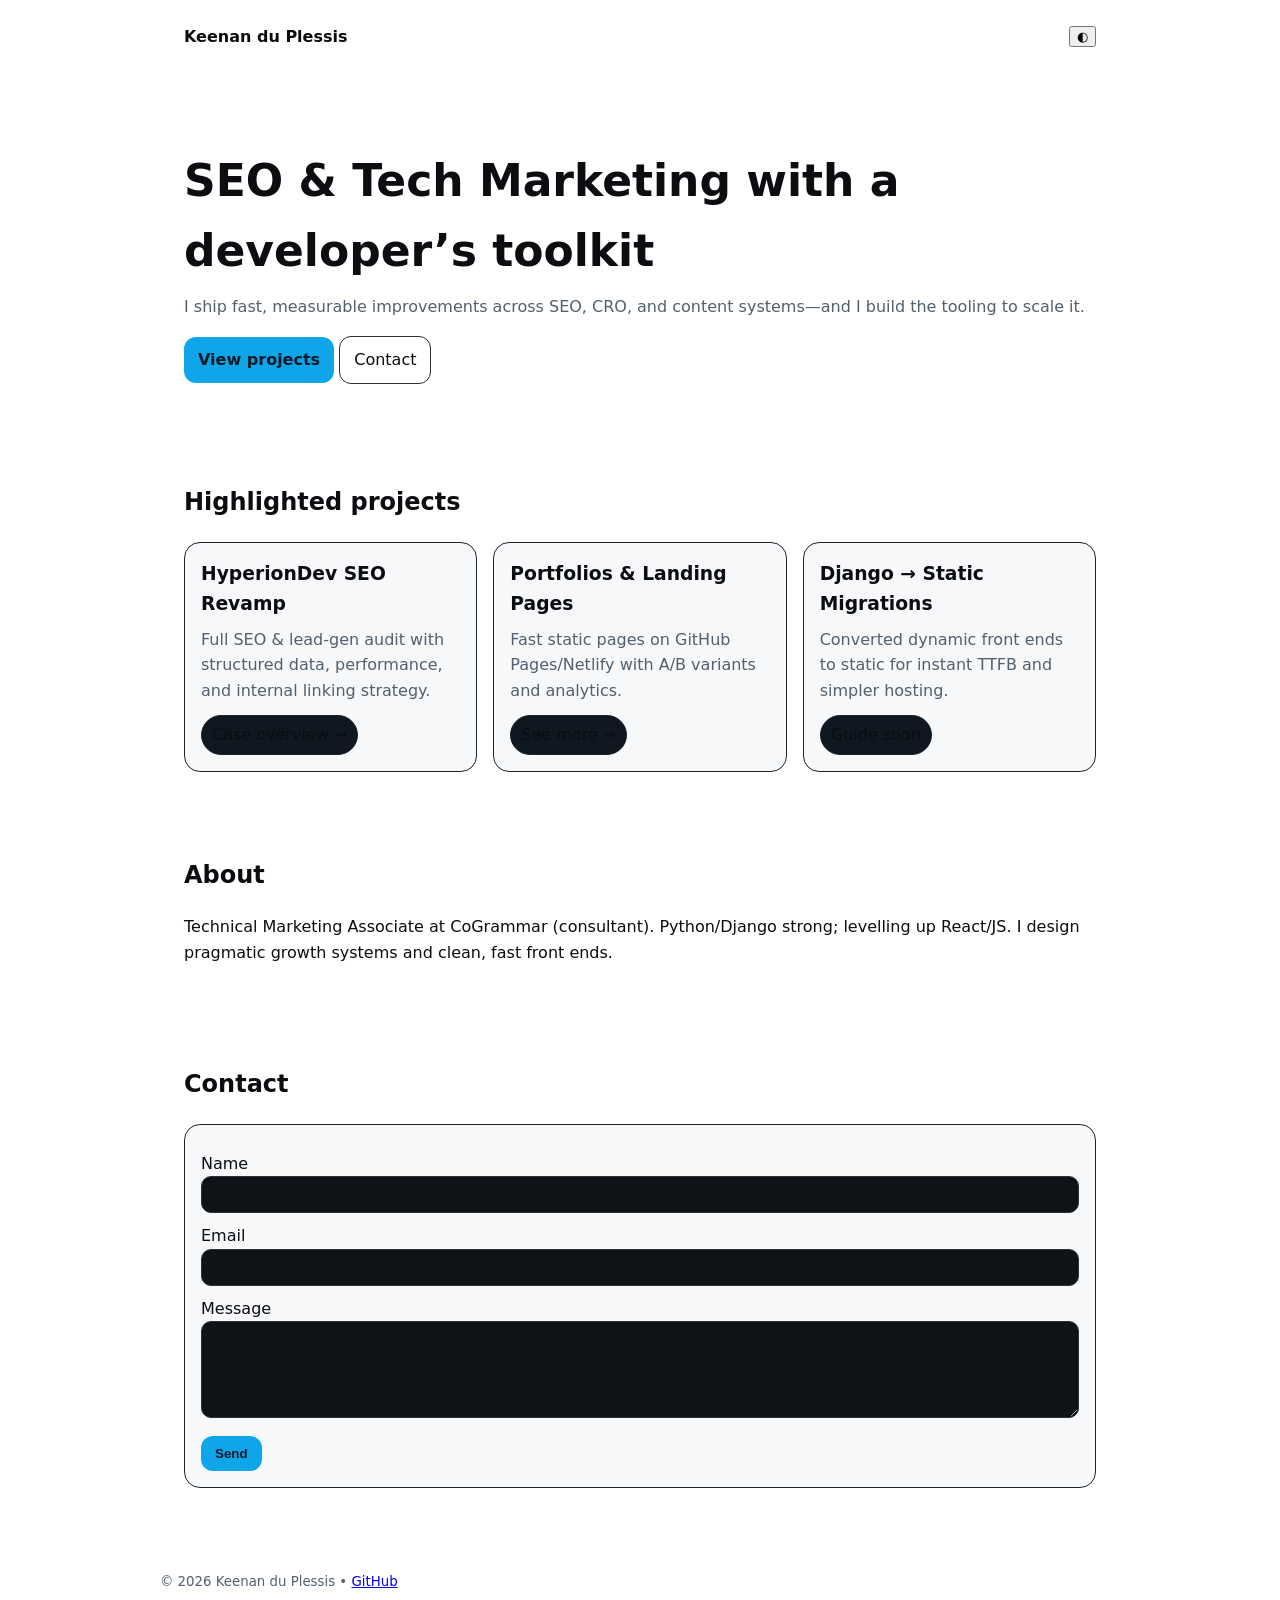
<file: index.html>
<!doctype html>
<html lang="en">
<head>
    <meta charset="utf-8" />
    <meta name="viewport" content="width=device-width, initial-scale=1" />
    <title>Keenan du Plessis – Portfolio</title>
    <meta name="description" content="Portfolio of Keenan du Plessis – SEO, technical marketing, and web projects." />
    <link rel="preload" href="/assets/styles.css" as="style" />
    <link rel="stylesheet" href="/assets/styles.css" />
    <link rel="icon" href="/assets/images/favicon.png" />
</head>
<body>
    <header class="container">
    <nav class="nav">
        <a class="brand" href="/">Keenan du Plessis</a>
        <button id="themeToggle" aria-label="Toggle theme">◐</button>
    </nav>
    </header>

    <main class="container">
    <section class="hero">
        <h1>SEO & Tech Marketing with a developer’s toolkit</h1>
        <p>I ship fast, measurable improvements across SEO, CRO, and content systems—and I build the tooling to scale it.</p>
        <div class="cta-row">
        <a class="btn primary" href="#projects">View projects</a>
        <a class="btn" href="#contact">Contact</a>
        </div>
    </section>

    <section id="projects" class="section">
        <h2>Highlighted projects</h2>
        <div class="grid">
        <article class="card">
            <h3>HyperionDev SEO Revamp</h3>
            <p>Full SEO & lead-gen audit with structured data, performance, and internal linking strategy.</p>
            <a class="chip" href="https://www.hyperiondev.com" target="_blank" rel="noopener">Case overview →</a>
        </article>
        <article class="card">
            <h3>Portfolios & Landing Pages</h3>
            <p>Fast static pages on GitHub Pages/Netlify with A/B variants and analytics.</p>
            <a class="chip" href="/projects.html">See more →</a>
        </article>
        <article class="card">
            <h3>Django → Static Migrations</h3>
            <p>Converted dynamic front ends to static for instant TTFB and simpler hosting.</p>
            <span class="chip">Guide soon</span>
        </article>
        </div>
    </section>

    <section class="section">
        <h2>About</h2>
        <p>Technical Marketing Associate at CoGrammar (consultant). Python/Django strong; levelling up React/JS. I design pragmatic growth systems and clean, fast front ends.</p>
    </section>

    <section id="contact" class="section">
        <h2>Contact</h2>
        <form action="https://formspree.io/f/your-id" method="POST" class="card form">
        <label>Name <input name="name" required></label>
        <label>Email <input type="email" name="email" required></label>
        <label>Message <textarea name="message" rows="5" required></textarea></label>
        <button class="btn primary" type="submit">Send</button>
        </form>
    </section>
    </main>

    <footer class="container footer">
    <small>© <span id="year"></span> Keenan du Plessis • <a href="https://github.com/Keeks87" target="_blank" rel="noopener">GitHub</a></small>
    </footer>

    <script src="/assets/main.js" defer></script>
</body>
</html>
</file>
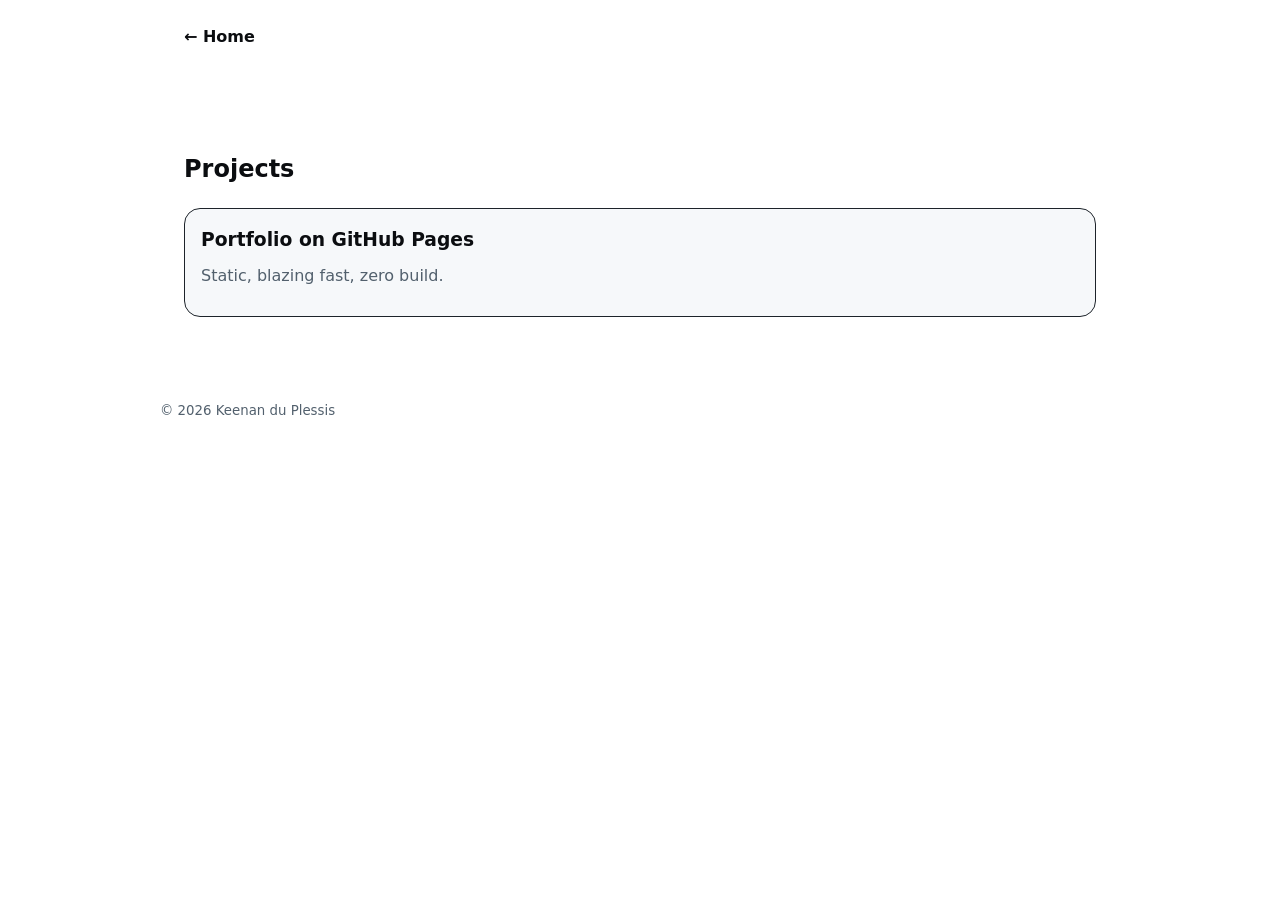
<file: projects.html>
<!doctype html>
<html lang="en">
<head>
<meta charset="utf-8" />
<meta name="viewport" content="width=device-width, initial-scale=1" />
<title>Projects – Keenan du Plessis</title>
<link rel="stylesheet" href="/assets/styles.css" />
</head>
<body>
<header class="container"><nav class="nav"><a class="brand" href="/">← Home</a></nav></header>
<main class="container">
    <section class="section">
    <h1>Projects</h1>
    <div class="grid">
        <!-- Duplicate cards and fill with real links/images -->
        <article class="card"><h3>Portfolio on GitHub Pages</h3><p>Static, blazing fast, zero build.</p></article>
    </div>
    </section>
</main>
<footer class="container footer"><small>© <span id="year"></span> Keenan du Plessis</small></footer>
<script src="/assets/main.js" defer></script>
</body>
</html>
</file>
<file: assets/styles.css>
:root{--bg:#0b0d10;--fg:#e6e9ef;--muted:#a1a8b3;--card:#12161a;--brand:#6ee7b7;--brand-ink:#0b3b2d}
*{box-sizing:border-box}html,body{margin:0;padding:0}
body{font:16px/1.6 system-ui,-apple-system,Segoe UI,Roboto,Inter,Arial,sans-serif;background:var(--bg);color:var(--fg)}
.container{max-width:960px;margin:auto;padding:24px}
.nav{display:flex;align-items:center;justify-content:space-between}
.brand{font-weight:700;color:var(--fg);text-decoration:none}
.hero{padding:48px 0}
.hero h1{font-size:clamp(28px,5vw,44px);margin:0 0 8px}
.hero p{color:var(--muted);margin:0 0 16px}
.section{padding:32px 0}
.grid{display:grid;grid-template-columns:repeat(auto-fit,minmax(260px,1fr));gap:16px}
.card{background:var(--card);padding:16px;border-radius:16px;border:1px solid #1d232a}
.card h3{margin:0 0 8px}
.card p{margin:0 0 12px;color:var(--muted)}
.chip{display:inline-block;padding:6px 10px;border-radius:999px;background:#0f1720;color:var(--fg);text-decoration:none;border:1px solid #1d232a}
.btn{display:inline-block;padding:10px 14px;border-radius:12px;border:1px solid #2a3139;text-decoration:none;color:var(--fg)}
.btn.primary{background:var(--brand);color:var(--brand-ink);font-weight:700;border:none}
.form label{display:block;margin:10px 0}
input,textarea{width:100%;padding:10px;border-radius:10px;border:1px solid #2a3139;background:#0f1216;color:var(--fg)}
.footer{padding:24px 0;color:var(--muted)}

/* light theme */
.light{--bg:#ffffff;--fg:#0b0d10;--muted:#52606d;--card:#f6f8fa;--brand:#0ea5e9;--brand-ink:#041a26}
</file>
